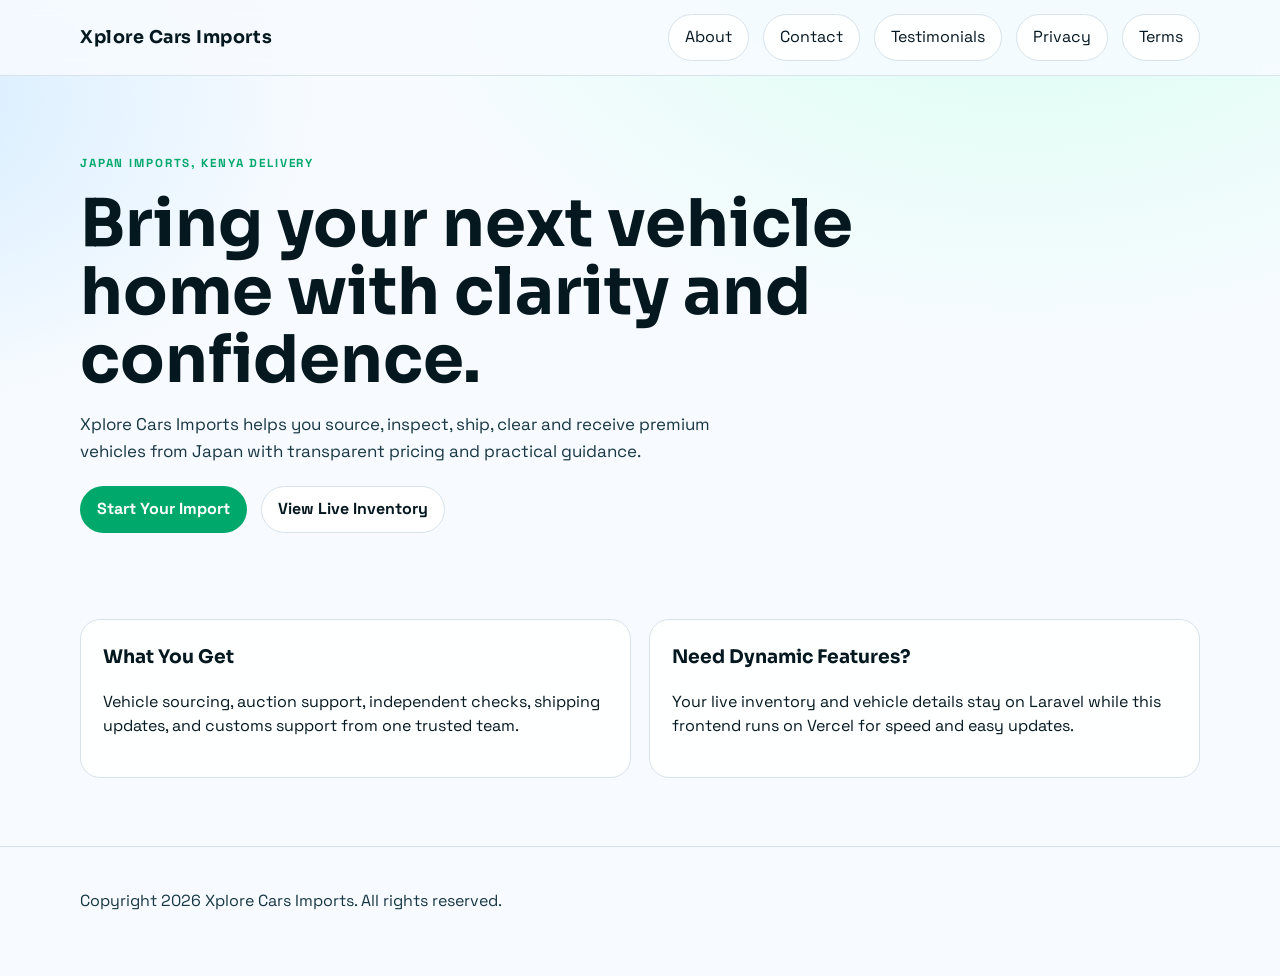
<file: vercel-frontend/index.html>
<!doctype html>
<html lang="en">
<head>
  <meta charset="UTF-8">
  <meta name="viewport" content="width=device-width, initial-scale=1.0">
  <title>Xplore Cars Imports | Home</title>
  <meta name="description" content="Import quality vehicles from Japan with transparent support from sourcing to delivery.">
  <link rel="preconnect" href="https://fonts.googleapis.com">
  <link rel="preconnect" href="https://fonts.gstatic.com" crossorigin>
  <link href="https://fonts.googleapis.com/css2?family=Sora:wght@500;700;800&family=Space+Grotesk:wght@400;500;700&display=swap" rel="stylesheet">
  <link rel="stylesheet" href="assets/styles.css">
</head>
<body>
  <header class="nav">
    <div class="container nav-inner">
      <h2 class="brand">Xplore Cars Imports</h2>
      <nav class="nav-links">
        <a href="/about">About</a>
        <a href="/contact">Contact</a>
        <a href="/testimonials">Testimonials</a>
        <a href="/privacy-policy">Privacy</a>
        <a href="/terms-of-service">Terms</a>
      </nav>
    </div>
  </header>

  <main>
    <section class="hero container">
      <span class="badge">Japan Imports, Kenya Delivery</span>
      <h1>Bring your next vehicle home with clarity and confidence.</h1>
      <p class="lead">Xplore Cars Imports helps you source, inspect, ship, clear and receive premium vehicles from Japan with transparent pricing and practical guidance.</p>
      <div class="row">
        <a class="cta" href="/contact">Start Your Import</a>
        <a class="secondary" data-backend-path="/cars" href="#">View Live Inventory</a>
      </div>
    </section>

    <section class="section container">
      <div class="grid two">
        <article class="card">
          <h3>What You Get</h3>
          <p>Vehicle sourcing, auction support, independent checks, shipping updates, and customs support from one trusted team.</p>
        </article>
        <article class="card">
          <h3>Need Dynamic Features?</h3>
          <p>Your live inventory and vehicle details stay on Laravel while this frontend runs on Vercel for speed and easy updates.</p>
        </article>
      </div>
    </section>
  </main>

  <footer class="footer">
    <div class="container">
      <p>Copyright <span id="year"></span> Xplore Cars Imports. All rights reserved.</p>
    </div>
  </footer>

  <script src="assets/config.js"></script>
  <script src="assets/site.js"></script>
</body>
</html>
</file>
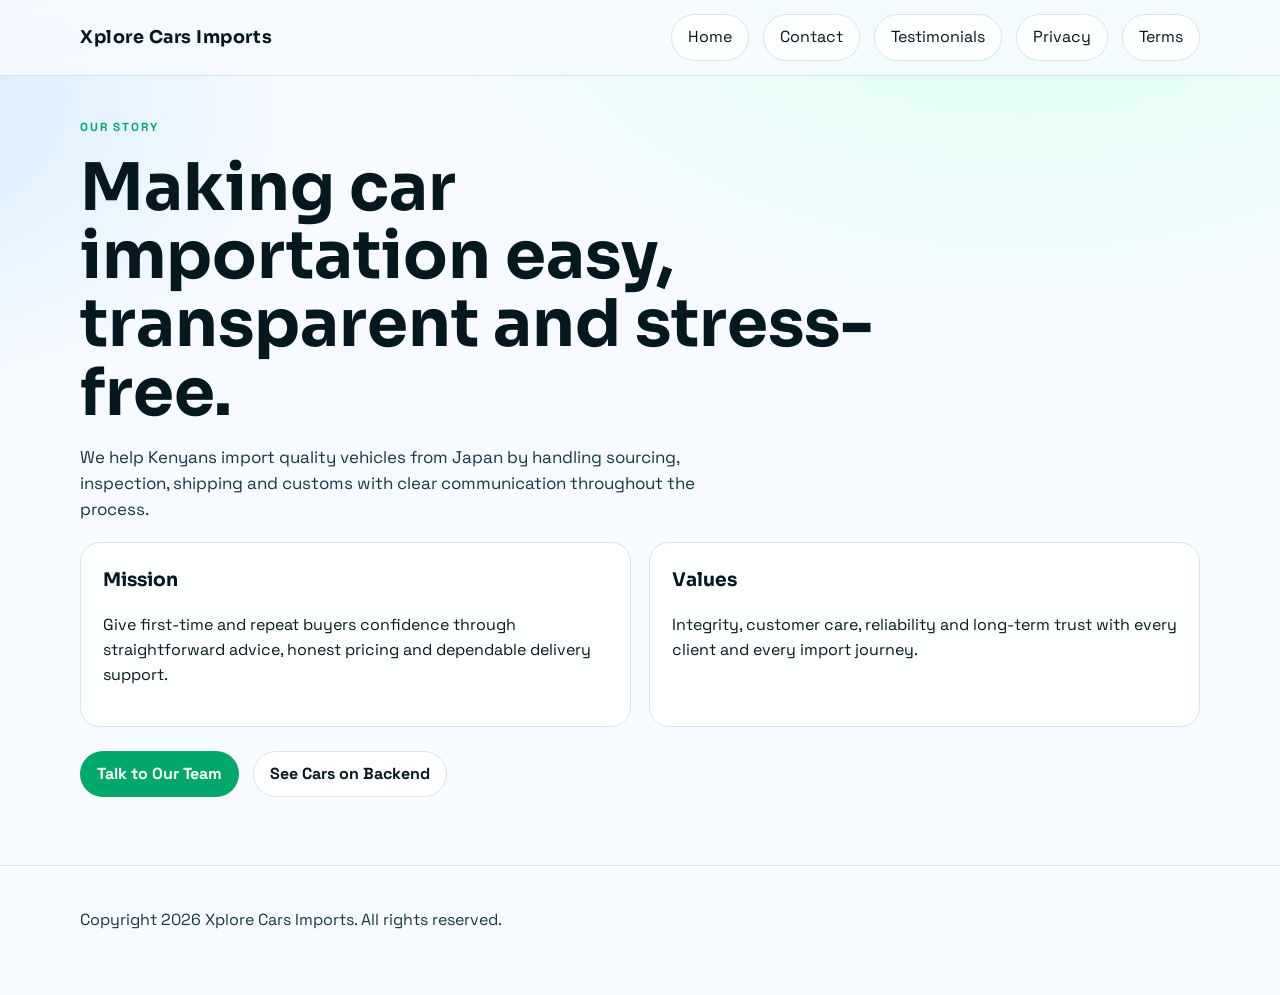
<file: vercel-frontend/about.html>
<!doctype html>
<html lang="en">
<head>
  <meta charset="UTF-8">
  <meta name="viewport" content="width=device-width, initial-scale=1.0">
  <title>About | Xplore Cars Imports</title>
  <meta name="description" content="Learn about Xplore Cars Imports and our mission to make importing vehicles stress-free for every Kenyan.">
  <link rel="preconnect" href="https://fonts.googleapis.com">
  <link rel="preconnect" href="https://fonts.gstatic.com" crossorigin>
  <link href="https://fonts.googleapis.com/css2?family=Sora:wght@500;700;800&family=Space+Grotesk:wght@400;500;700&display=swap" rel="stylesheet">
  <link rel="stylesheet" href="assets/styles.css">
</head>
<body>
  <header class="nav">
    <div class="container nav-inner">
      <h2 class="brand">Xplore Cars Imports</h2>
      <nav class="nav-links">
        <a href="/">Home</a>
        <a href="/contact">Contact</a>
        <a href="/testimonials">Testimonials</a>
        <a href="/privacy-policy">Privacy</a>
        <a href="/terms-of-service">Terms</a>
      </nav>
    </div>
  </header>

  <main class="container section">
    <span class="badge">Our Story</span>
    <h1>Making car importation easy, transparent and stress-free.</h1>
    <p class="lead">We help Kenyans import quality vehicles from Japan by handling sourcing, inspection, shipping and customs with clear communication throughout the process.</p>

    <div class="grid two" style="margin-top: 20px;">
      <article class="card">
        <h3>Mission</h3>
        <p>Give first-time and repeat buyers confidence through straightforward advice, honest pricing and dependable delivery support.</p>
      </article>
      <article class="card">
        <h3>Values</h3>
        <p>Integrity, customer care, reliability and long-term trust with every client and every import journey.</p>
      </article>
    </div>

    <div class="row" style="margin-top: 24px;">
      <a class="cta" href="/contact">Talk to Our Team</a>
      <a class="secondary" data-backend-path="/cars" href="#">See Cars on Backend</a>
    </div>
  </main>

  <footer class="footer">
    <div class="container">
      <p>Copyright <span id="year"></span> Xplore Cars Imports. All rights reserved.</p>
    </div>
  </footer>

  <script src="assets/config.js"></script>
  <script src="assets/site.js"></script>
</body>
</html>
</file>
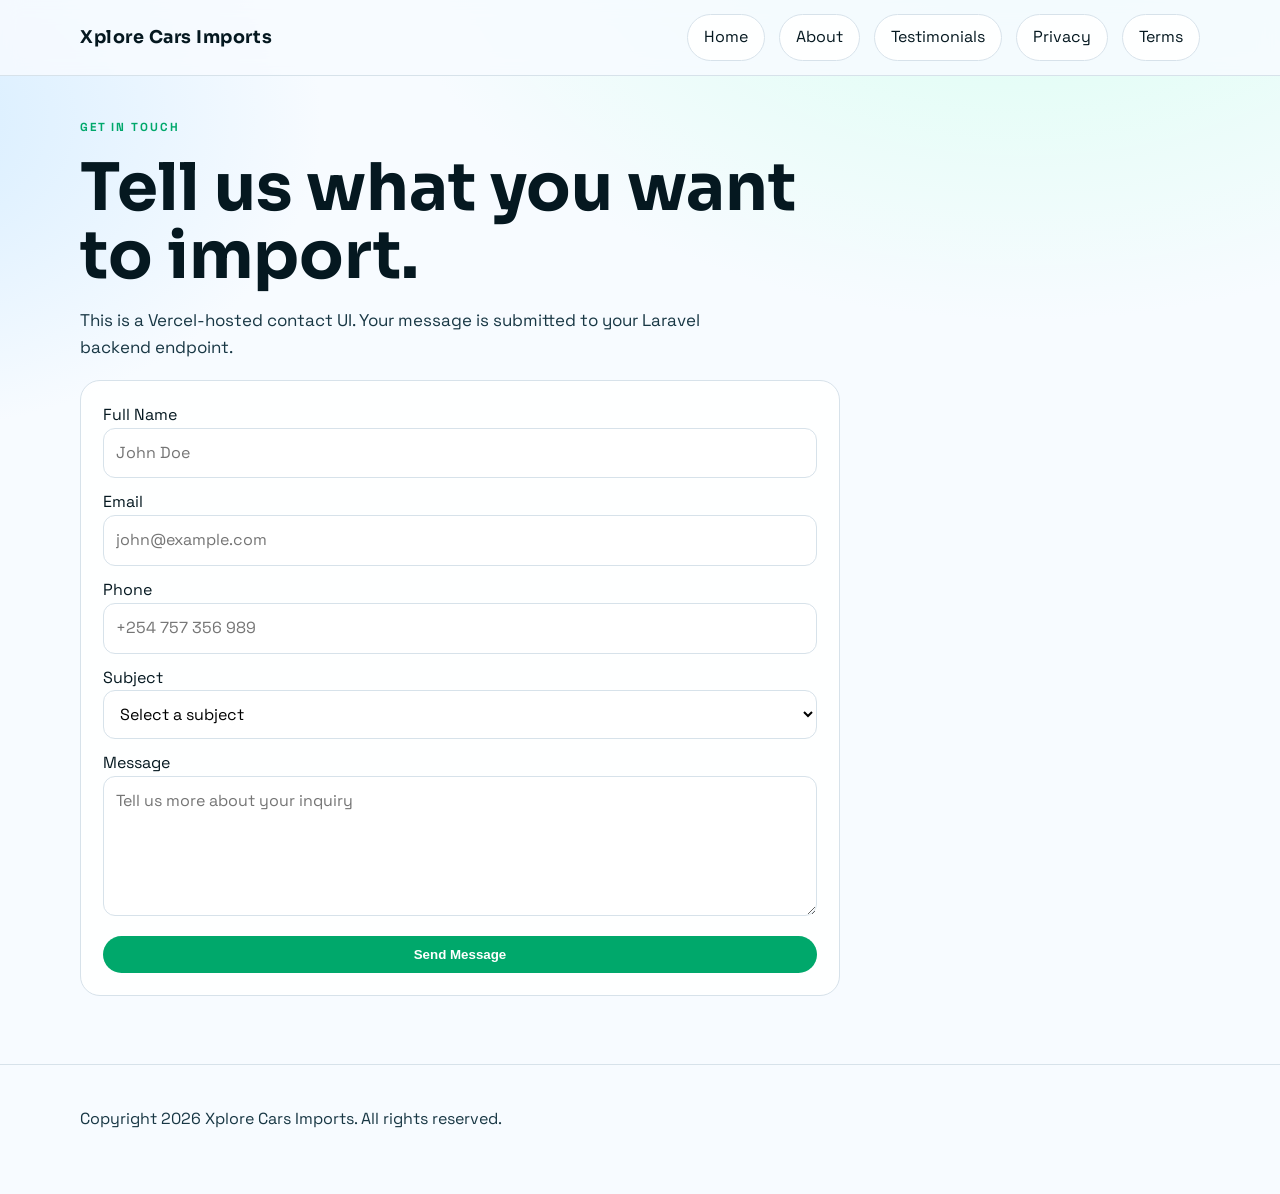
<file: vercel-frontend/contact.html>
<!doctype html>
<html lang="en">
<head>
  <meta charset="UTF-8">
  <meta name="viewport" content="width=device-width, initial-scale=1.0">
  <title>Contact | Xplore Cars Imports</title>
  <meta name="description" content="Contact Xplore Cars Imports for sourcing, inspection, shipping and customs support.">
  <link rel="preconnect" href="https://fonts.googleapis.com">
  <link rel="preconnect" href="https://fonts.gstatic.com" crossorigin>
  <link href="https://fonts.googleapis.com/css2?family=Sora:wght@500;700;800&family=Space+Grotesk:wght@400;500;700&display=swap" rel="stylesheet">
  <link rel="stylesheet" href="assets/styles.css">
</head>
<body>
  <header class="nav">
    <div class="container nav-inner">
      <h2 class="brand">Xplore Cars Imports</h2>
      <nav class="nav-links">
        <a href="/">Home</a>
        <a href="/about">About</a>
        <a href="/testimonials">Testimonials</a>
        <a href="/privacy-policy">Privacy</a>
        <a href="/terms-of-service">Terms</a>
      </nav>
    </div>
  </header>

  <main class="container section">
    <span class="badge">Get In Touch</span>
    <h1>Tell us what you want to import.</h1>
    <p class="lead">This is a Vercel-hosted contact UI. Your message is submitted to your Laravel backend endpoint.</p>

    <article class="card" style="margin-top: 20px; max-width: 760px;">
      <p id="contact-status" class="status" hidden></p>
      <form id="contact-form" method="post" action="#">
        <input type="hidden" name="return_to" id="return_to" value="">
        <label>Full Name
          <input name="name" required maxlength="255" placeholder="John Doe">
        </label>
        <label>Email
          <input type="email" name="email" required maxlength="255" placeholder="john@example.com">
        </label>
        <label>Phone
          <input name="phone" required maxlength="20" placeholder="+254 757 356 989">
        </label>
        <label>Subject
          <select name="subject" required>
            <option value="" selected disabled>Select a subject</option>
            <option value="Car Inquiry">Car Inquiry</option>
            <option value="Inspection Report">Inspection Report</option>
            <option value="Shipping Question">Shipping Question</option>
            <option value="General Inquiry">General Inquiry</option>
          </select>
        </label>
        <label>Message
          <textarea name="message" required minlength="10" maxlength="5000" placeholder="Tell us more about your inquiry"></textarea>
        </label>
        <button class="cta" type="submit">Send Message</button>
      </form>
    </article>
  </main>

  <footer class="footer">
    <div class="container">
      <p>Copyright <span id="year"></span> Xplore Cars Imports. All rights reserved.</p>
    </div>
  </footer>

  <script src="assets/config.js"></script>
  <script src="assets/site.js"></script>
</body>
</html>
</file>
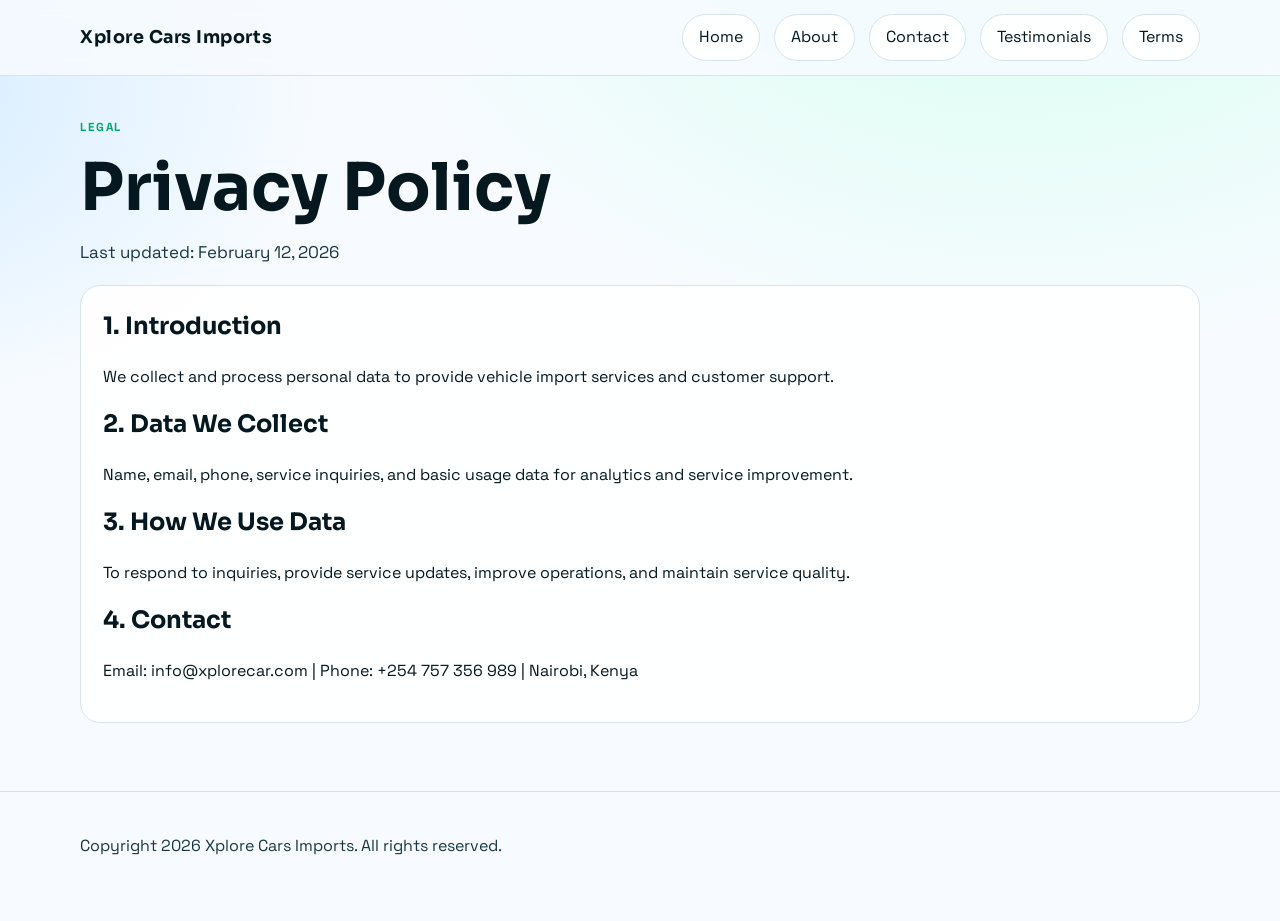
<file: vercel-frontend/privacy-policy.html>
<!doctype html>
<html lang="en">
<head>
  <meta charset="UTF-8">
  <meta name="viewport" content="width=device-width, initial-scale=1.0">
  <title>Privacy Policy | Xplore Cars Imports</title>
  <meta name="description" content="Privacy policy for Xplore Cars Imports.">
  <link rel="preconnect" href="https://fonts.googleapis.com">
  <link rel="preconnect" href="https://fonts.gstatic.com" crossorigin>
  <link href="https://fonts.googleapis.com/css2?family=Sora:wght@500;700;800&family=Space+Grotesk:wght@400;500;700&display=swap" rel="stylesheet">
  <link rel="stylesheet" href="assets/styles.css">
</head>
<body>
  <header class="nav">
    <div class="container nav-inner">
      <h2 class="brand">Xplore Cars Imports</h2>
      <nav class="nav-links">
        <a href="/">Home</a>
        <a href="/about">About</a>
        <a href="/contact">Contact</a>
        <a href="/testimonials">Testimonials</a>
        <a href="/terms-of-service">Terms</a>
      </nav>
    </div>
  </header>

  <main class="container section">
    <span class="badge">Legal</span>
    <h1>Privacy Policy</h1>
    <p class="lead">Last updated: February 12, 2026</p>

    <div class="card" style="margin-top: 20px;">
      <h2>1. Introduction</h2>
      <p>We collect and process personal data to provide vehicle import services and customer support.</p>
      <h2>2. Data We Collect</h2>
      <p>Name, email, phone, service inquiries, and basic usage data for analytics and service improvement.</p>
      <h2>3. How We Use Data</h2>
      <p>To respond to inquiries, provide service updates, improve operations, and maintain service quality.</p>
      <h2>4. Contact</h2>
      <p>Email: info@xplorecar.com | Phone: +254 757 356 989 | Nairobi, Kenya</p>
    </div>
  </main>

  <footer class="footer">
    <div class="container">
      <p>Copyright <span id="year"></span> Xplore Cars Imports. All rights reserved.</p>
    </div>
  </footer>

  <script src="assets/config.js"></script>
  <script src="assets/site.js"></script>
</body>
</html>
</file>
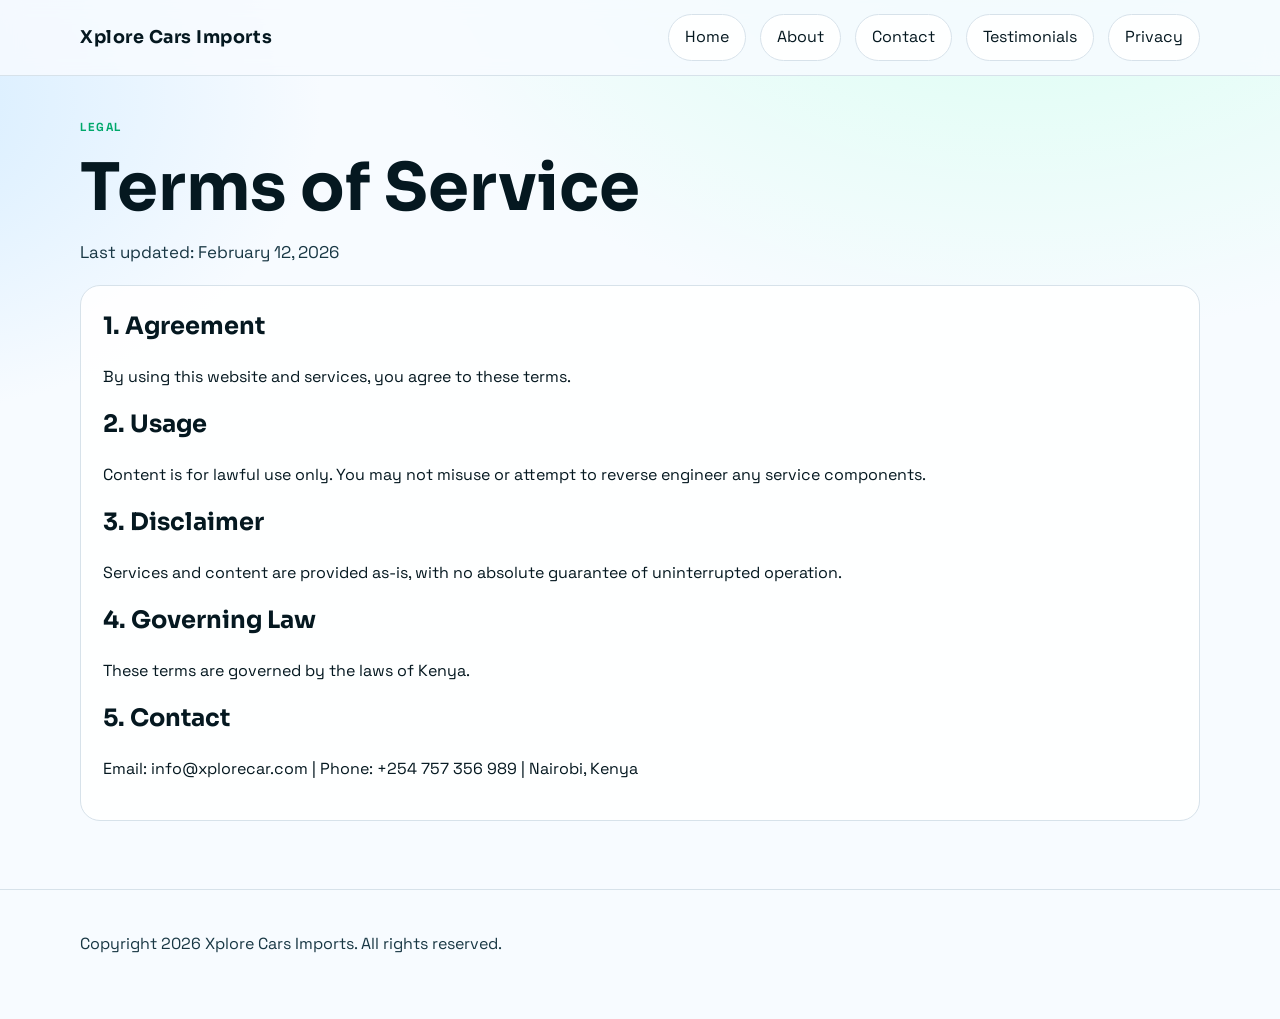
<file: vercel-frontend/terms-of-service.html>
<!doctype html>
<html lang="en">
<head>
  <meta charset="UTF-8">
  <meta name="viewport" content="width=device-width, initial-scale=1.0">
  <title>Terms of Service | Xplore Cars Imports</title>
  <meta name="description" content="Terms of service for Xplore Cars Imports.">
  <link rel="preconnect" href="https://fonts.googleapis.com">
  <link rel="preconnect" href="https://fonts.gstatic.com" crossorigin>
  <link href="https://fonts.googleapis.com/css2?family=Sora:wght@500;700;800&family=Space+Grotesk:wght@400;500;700&display=swap" rel="stylesheet">
  <link rel="stylesheet" href="assets/styles.css">
</head>
<body>
  <header class="nav">
    <div class="container nav-inner">
      <h2 class="brand">Xplore Cars Imports</h2>
      <nav class="nav-links">
        <a href="/">Home</a>
        <a href="/about">About</a>
        <a href="/contact">Contact</a>
        <a href="/testimonials">Testimonials</a>
        <a href="/privacy-policy">Privacy</a>
      </nav>
    </div>
  </header>

  <main class="container section">
    <span class="badge">Legal</span>
    <h1>Terms of Service</h1>
    <p class="lead">Last updated: February 12, 2026</p>

    <div class="card" style="margin-top: 20px;">
      <h2>1. Agreement</h2>
      <p>By using this website and services, you agree to these terms.</p>
      <h2>2. Usage</h2>
      <p>Content is for lawful use only. You may not misuse or attempt to reverse engineer any service components.</p>
      <h2>3. Disclaimer</h2>
      <p>Services and content are provided as-is, with no absolute guarantee of uninterrupted operation.</p>
      <h2>4. Governing Law</h2>
      <p>These terms are governed by the laws of Kenya.</p>
      <h2>5. Contact</h2>
      <p>Email: info@xplorecar.com | Phone: +254 757 356 989 | Nairobi, Kenya</p>
    </div>
  </main>

  <footer class="footer">
    <div class="container">
      <p>Copyright <span id="year"></span> Xplore Cars Imports. All rights reserved.</p>
    </div>
  </footer>

  <script src="assets/config.js"></script>
  <script src="assets/site.js"></script>
</body>
</html>
</file>
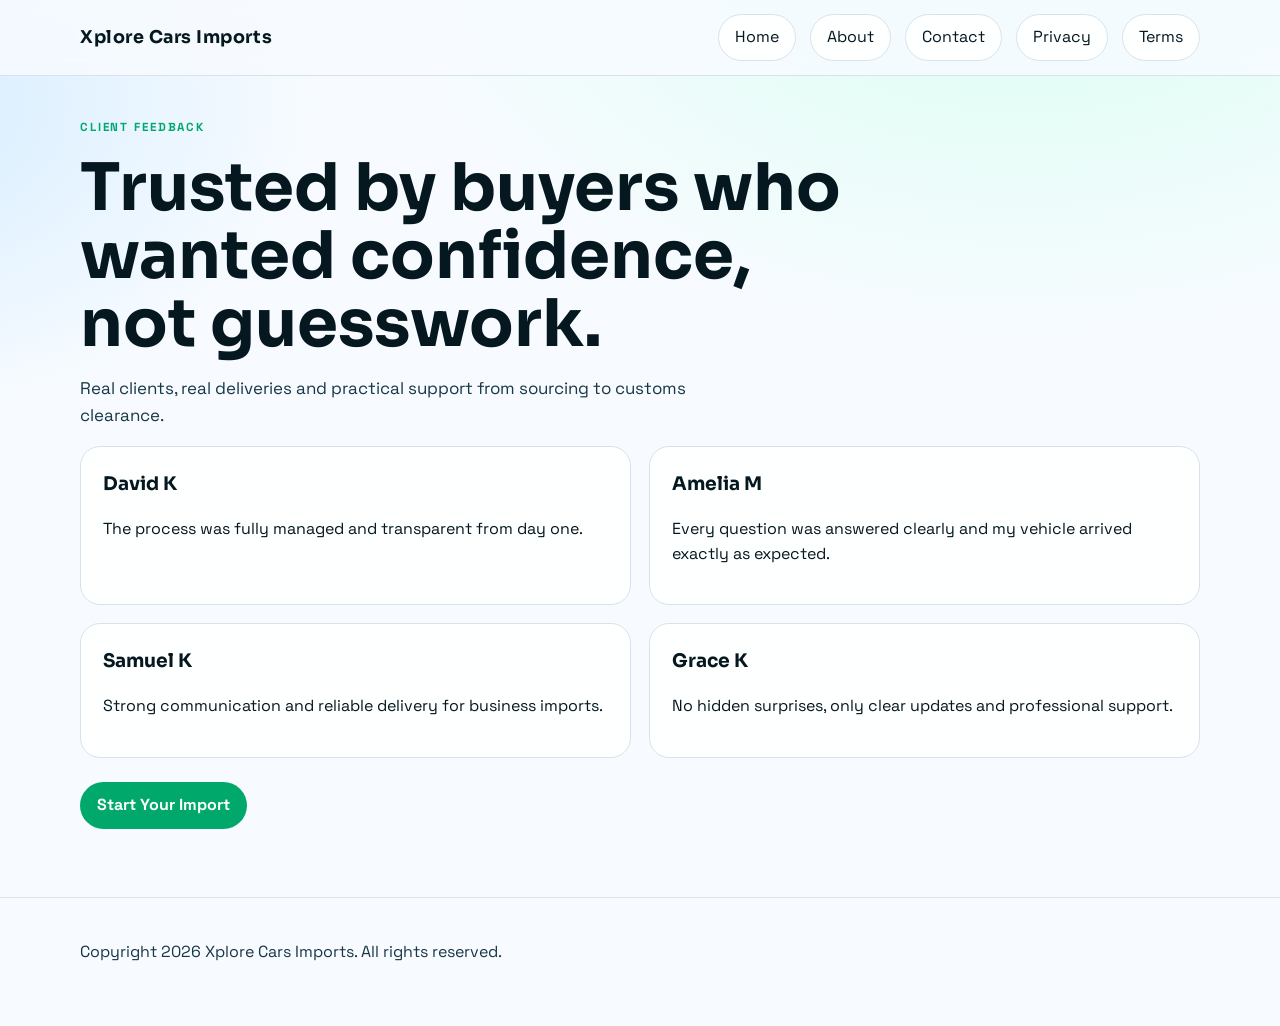
<file: vercel-frontend/testimonials.html>
<!doctype html>
<html lang="en">
<head>
  <meta charset="UTF-8">
  <meta name="viewport" content="width=device-width, initial-scale=1.0">
  <title>Testimonials | Xplore Cars Imports</title>
  <meta name="description" content="Read what clients say about their import experience with Xplore Cars Imports.">
  <link rel="preconnect" href="https://fonts.googleapis.com">
  <link rel="preconnect" href="https://fonts.gstatic.com" crossorigin>
  <link href="https://fonts.googleapis.com/css2?family=Sora:wght@500;700;800&family=Space+Grotesk:wght@400;500;700&display=swap" rel="stylesheet">
  <link rel="stylesheet" href="assets/styles.css">
</head>
<body>
  <header class="nav">
    <div class="container nav-inner">
      <h2 class="brand">Xplore Cars Imports</h2>
      <nav class="nav-links">
        <a href="/">Home</a>
        <a href="/about">About</a>
        <a href="/contact">Contact</a>
        <a href="/privacy-policy">Privacy</a>
        <a href="/terms-of-service">Terms</a>
      </nav>
    </div>
  </header>

  <main class="container section">
    <span class="badge">Client Feedback</span>
    <h1>Trusted by buyers who wanted confidence, not guesswork.</h1>
    <p class="lead">Real clients, real deliveries and practical support from sourcing to customs clearance.</p>

    <div class="grid two" style="margin-top: 18px;">
      <article class="card"><h3>David K</h3><p>The process was fully managed and transparent from day one.</p></article>
      <article class="card"><h3>Amelia M</h3><p>Every question was answered clearly and my vehicle arrived exactly as expected.</p></article>
      <article class="card"><h3>Samuel K</h3><p>Strong communication and reliable delivery for business imports.</p></article>
      <article class="card"><h3>Grace K</h3><p>No hidden surprises, only clear updates and professional support.</p></article>
    </div>

    <div class="row" style="margin-top: 24px;">
      <a class="cta" href="/contact">Start Your Import</a>
    </div>
  </main>

  <footer class="footer">
    <div class="container">
      <p>Copyright <span id="year"></span> Xplore Cars Imports. All rights reserved.</p>
    </div>
  </footer>

  <script src="assets/config.js"></script>
  <script src="assets/site.js"></script>
</body>
</html>
</file>
<file: vercel-frontend/assets/styles.css>
:root {
    --ink: #051820;
    --ink-soft: #183744;
    --accent: #00a86b;
    --accent-2: #ff9f1c;
    --paper: #f7fbff;
    --white: #ffffff;
    --line: #d7e2ea;
}

* {
    box-sizing: border-box;
}

body {
    margin: 0;
    color: var(--ink);
    background:
        radial-gradient(1200px 800px at 80% -10%, #d7fff0 0%, transparent 55%),
        radial-gradient(1000px 700px at -10% 10%, #d4ecff 0%, transparent 45%),
        var(--paper);
    font-family: "Space Grotesk", "Segoe UI", sans-serif;
    line-height: 1.55;
}

.container {
    width: min(1120px, 92vw);
    margin: 0 auto;
}

.nav {
    position: sticky;
    top: 0;
    z-index: 20;
    backdrop-filter: blur(10px);
    background: rgba(247, 251, 255, 0.84);
    border-bottom: 1px solid var(--line);
}

.nav-inner {
    display: flex;
    justify-content: space-between;
    align-items: center;
    padding: 14px 0;
}

.brand {
    margin: 0;
    font-family: "Sora", "Segoe UI", sans-serif;
    font-size: 1.1rem;
    letter-spacing: 0.03em;
}

.nav-links {
    display: flex;
    gap: 14px;
    flex-wrap: wrap;
}

.nav-links a,
.cta,
.secondary,
button {
    border-radius: 999px;
    text-decoration: none;
    border: 1px solid var(--line);
    padding: 10px 16px;
    color: var(--ink);
    background: rgba(255, 255, 255, 0.9);
    transition:
        transform 0.2s ease,
        border-color 0.2s ease;
}

.nav-links a:hover,
.cta:hover,
.secondary:hover,
button:hover {
    transform: translateY(-1px);
    border-color: var(--ink-soft);
}

.hero {
    padding: 74px 0 48px;
}

.badge {
    display: inline-block;
    margin-bottom: 18px;
    color: var(--accent);
    font-weight: 700;
    letter-spacing: 0.16em;
    text-transform: uppercase;
    font-size: 0.73rem;
}

h1 {
    margin: 0;
    font-family: "Sora", "Segoe UI", sans-serif;
    font-size: clamp(2rem, 6vw, 4.1rem);
    line-height: 1.04;
    max-width: 16ch;
}

p.lead {
    max-width: 62ch;
    font-size: 1.06rem;
    color: var(--ink-soft);
}

.row {
    display: flex;
    gap: 14px;
    flex-wrap: wrap;
    margin-top: 22px;
}

.cta {
    background: var(--accent);
    border-color: transparent;
    color: #fff;
    font-weight: 700;
}

.secondary {
    background: var(--white);
    font-weight: 700;
}

.grid {
    display: grid;
    gap: 18px;
}

.grid.two {
    grid-template-columns: repeat(2, minmax(0, 1fr));
}

.card {
    background: rgba(255, 255, 255, 0.9);
    border: 1px solid var(--line);
    border-radius: 20px;
    padding: 22px;
}

.card h3,
.card h2 {
    margin-top: 0;
    font-family: "Sora", "Segoe UI", sans-serif;
}

.section {
    padding: 38px 0;
}

.status {
    border-radius: 12px;
    padding: 12px;
    font-weight: 600;
    margin-bottom: 14px;
}

.status.success {
    background: #e9fff6;
    color: #056c4c;
    border: 1px solid #9de2c7;
}

.status.error {
    background: #fff1f1;
    color: #8b1f1f;
    border: 1px solid #f2b2b2;
}

form {
    display: grid;
    gap: 12px;
}

input,
select,
textarea {
    width: 100%;
    border-radius: 12px;
    border: 1px solid var(--line);
    padding: 12px;
    font: inherit;
    background: #fff;
}

textarea {
    min-height: 140px;
    resize: vertical;
}

.footer {
    border-top: 1px solid var(--line);
    padding: 26px 0 46px;
    color: var(--ink-soft);
    margin-top: 30px;
}

@media (max-width: 820px) {
    .grid.two {
        grid-template-columns: 1fr;
    }

    .nav-inner {
        gap: 12px;
        align-items: flex-start;
        flex-direction: column;
    }
}
</file>
